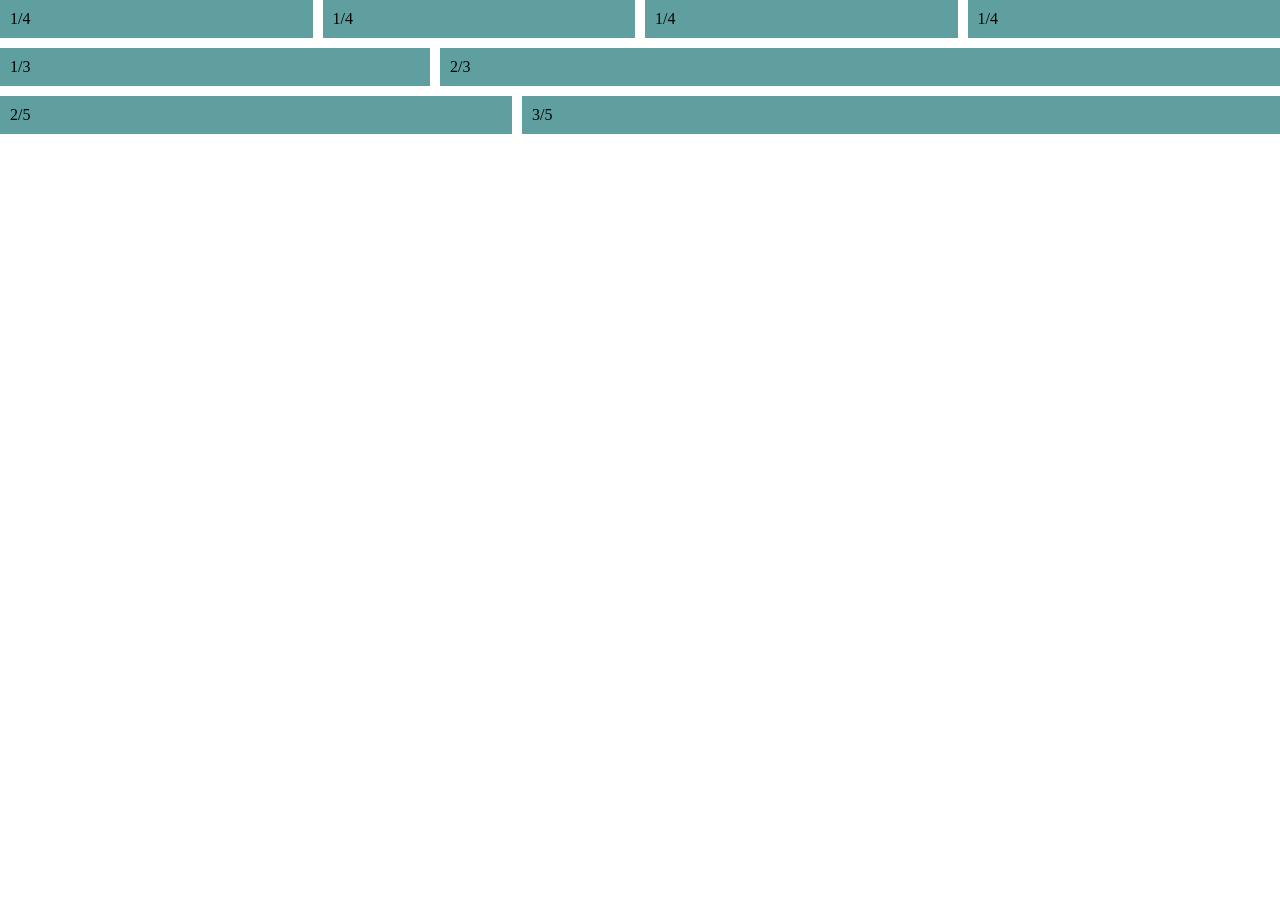
<file: Week_1/Day_3/Core/FLEX-ible Columns/index.html>
<!DOCTYPE html>
<html lang="en">
<head>
    <meta charset="UTF-8">
    <meta name="viewport" content="width=device-width, initial-scale=1.0">
    <title>Document</title>
    <link rel="stylesheet" href="style.css">
</head>
<body>
    <div class="container">
        <div class="row">
            <div class="col">1/4</div>
            <div class="col">1/4</div>
            <div class="col">1/4</div>
            <div class="col">1/4</div>
        </div>
        <div class="row">
            <div class="col">1/3</div> 
            <div class="col-2">2/3</div>
        </div>
        <div class="row">
            <div class="col-2">2/5</div>
            <div class="col-3">3/5</div>
        </div>
        
    </div>
</body>
</html>
</file>
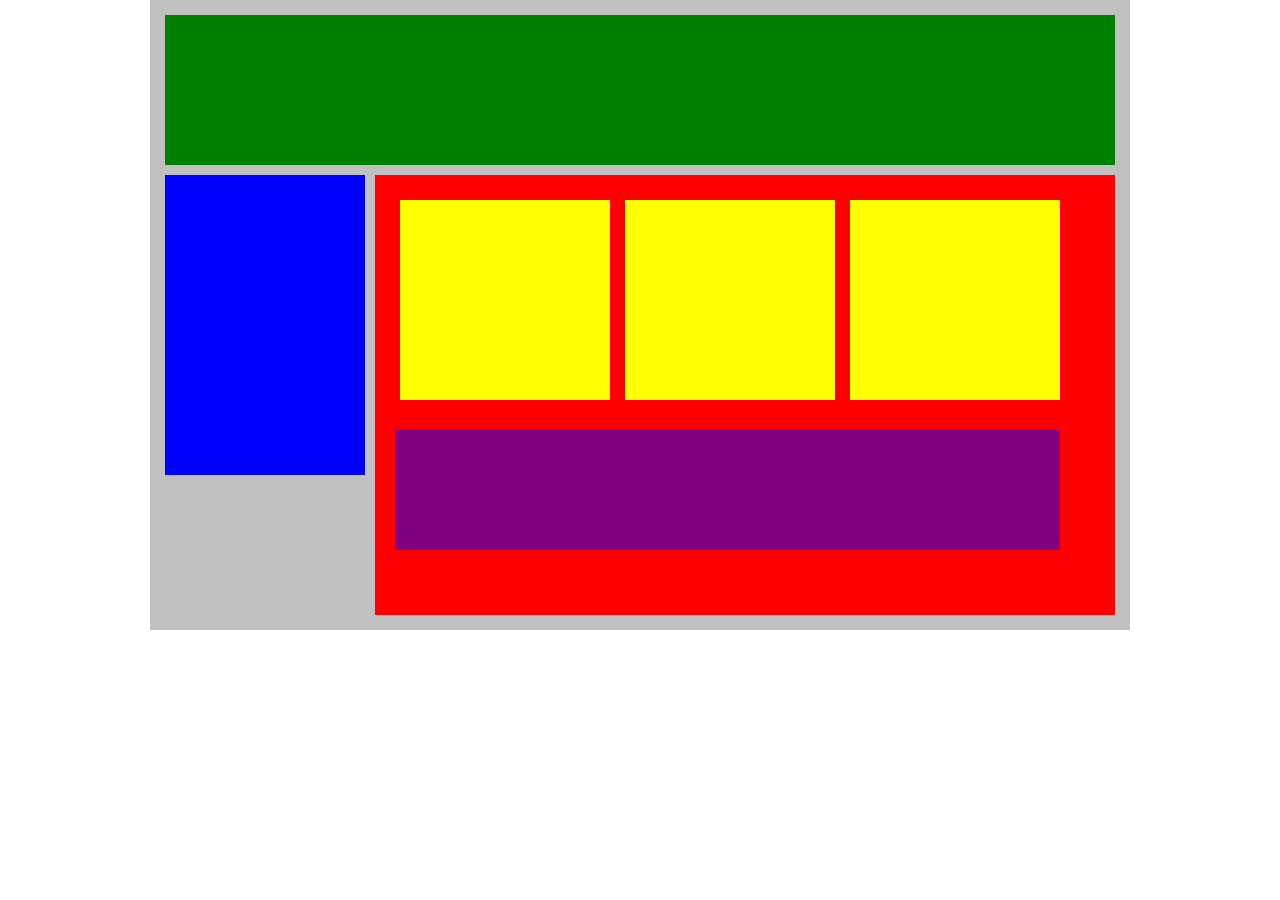
<file: Week_1/Day_3/Practice/FlexOurBlocks/index.html>
<!DOCTYPE html>
<html lang="en">
<head>
    <title>Position Practice</title>
    <link rel="stylesheet" type="text/css" href="style.css">
</head>
<body>
    <div class="container">
        <div class="top-nav"></div>
        <div class="row">
            <div class="side-nav"></div>
            <div class="main">
                <div class="row">
                    <div class="sub-content"></div>
                    <div class="sub-content"></div>
                    <div class="sub-content"></div>
                </div>
                <div id="advertisement"></div>
            </div>
        </div>
    </div>
</body>
</html>
</file>
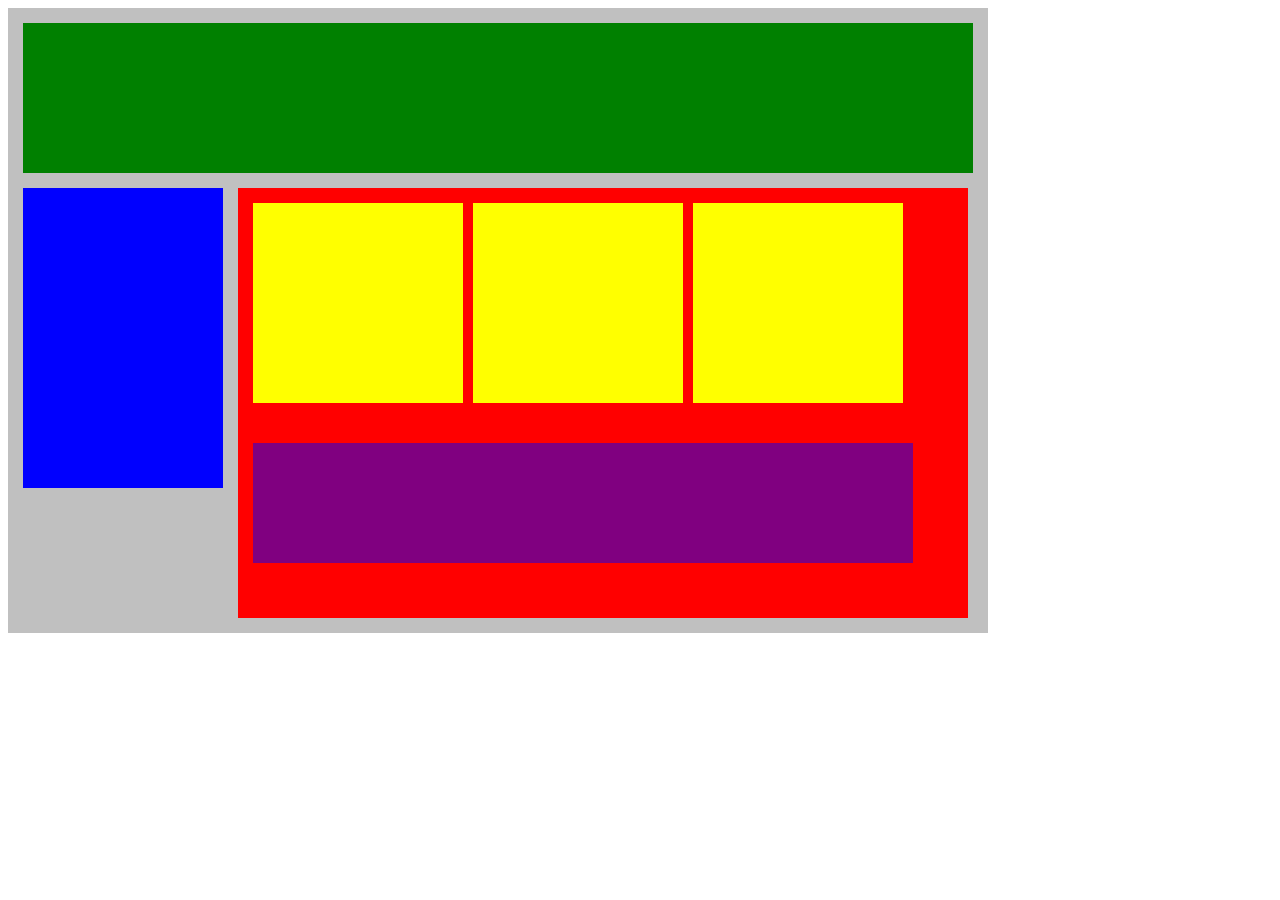
<file: Week_1/Day_4/Optional/Code/index.html>
<!DOCTYPE html>
<html lang="en">
<head>
    <meta charset="UTF-8">
    <meta name="viewport" content="width=device-width, initial-scale=1.0">
    <title>Code</title>
    <link rel="stylesheet" href="style.css">
</head>
<body>
    <div class="grey">
        <div class="green"></div>
        <div class="row">
            <div class="blue"></div>
            <div class="red">
                <div class="row">
                    <div class="yellow"></div>
                    <div class="yellow"></div>
                    <div class="yellow"></div>
                </div>
                <div class="purple">
                </div>
            </div>
        </div>
    </div>
</body>
</html>
</file>
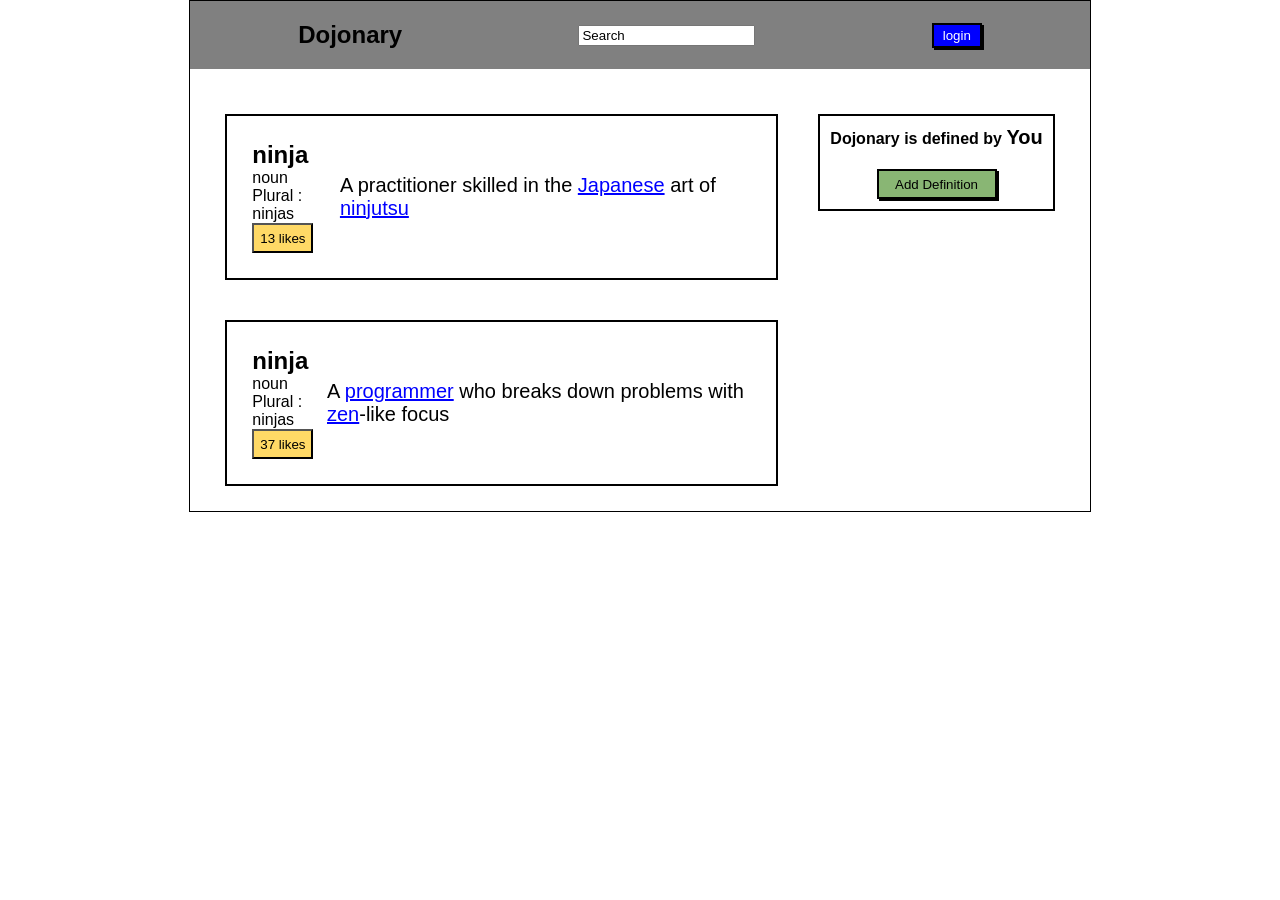
<file: Week_2/Day_1/Core/Button Clicker/index.html>
<!DOCTYPE html>
<html lang="en">
<head>
    <meta charset="UTF-8">
    <meta name="viewport" content="width=device-width, initial-scale=1.0">
    <title>Document</title>
    <link rel="stylesheet" href="style.css">
</head>
<body>
    <div class="container">
        <section class="nav">
            <h1>Dojonary</h1>
            <input type="text" value="Search">           
            <button onclick="loginlogout(this)" class="login-btn">login</button>
        </section>
        <section class="content">
            <div class="left-side">
                
                <div class="likes-div">
                    <div class="left-likes">
                        <h1>ninja</h1>
                        <p>noun</p>
                        <p>Plural : ninjas</p>
                        <button onclick="alertt()" class="likes-btn">13 likes</button>
                    </div>
                    <p class="right-likes">A practitioner skilled in the 
                        <span class="blue&underligned">Japanese</span> art of 
                        <span class="blue&underligned">ninjutsu</span>
                    </p>
                </div>
                <div class="likes-div">
                    <div class="left-likes">
                        <h1>ninja</h1>
                        <p>noun</p>
                        <p>Plural : ninjas</p>
                        <button onclick="alertt()" class="likes-btn">37 likes</button>
                    </div>
                    <p class="right-likes">A <span>programmer</span> who breaks down 
                        problems with <span>zen</span>-like focus
                    </p>
                </div>

            </div>



            <div class="right-side">
                <div class="box">
                    <h4>Dojonary is defined by <span>You</span></h4>
                    <button onclick="removebutton(this)">Add Definition</button>
                </div>
            </div>

        </section>
    </div>
</body>
<script src="script.js"></script>
</html>
</file>
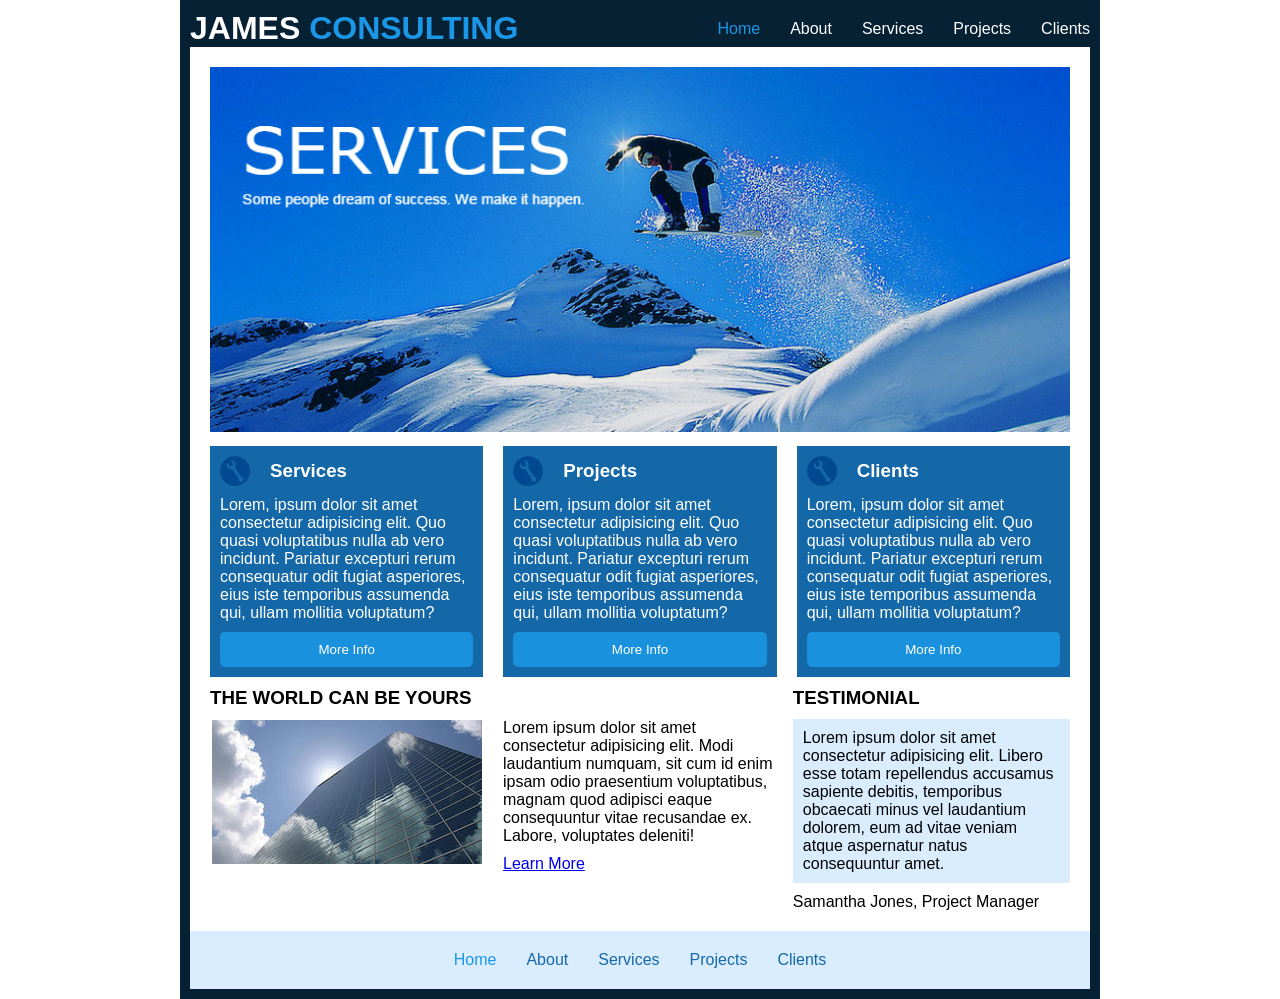
<file: Week_2/Day_1/Practice/Code review/index.html>
<!DOCTYPE html>
<html lang="en">
<head>
    <meta charset="UTF-8">
    <meta name="viewport" content="width=device-width, initial-scale=1.0">
    <title>Document</title>
    <link rel="stylesheet" href="style.css">
</head>
<body>
    <div class="container">
<!-- NavBar -->
        <div class="nav">
            <h1>JAMES <span>CONSULTING</span></h1>
            <ul>
                <li>Home</li>
                <li>About</li>
                <li>Services</li>
                <li>Projects</li>
                <li>Clients</li>
            </ul>
        </div>
<!-- End of NavBar -->
<!-- Main -->
        <div class="main">
            <div class="banner">
                <img src="./ressources/assets/main_img.png" alt="">
            </div>
            <!-- 3 Cards -->
            <div class="cards">
                <!-- first card -->
                <div class="card">
                    <div class="cardtitle">
                        <img src="./ressources/assets/icon.png" alt="icon">
                        <h3>Services</h3>
                    </div>
                    <p>Lorem, ipsum dolor sit amet consectetur adipisicing elit. Quo quasi voluptatibus nulla ab vero incidunt. Pariatur excepturi rerum consequatur odit fugiat asperiores, eius iste temporibus assumenda qui, ullam mollitia voluptatum?</p>
                    <button>More Info</button>
                </div>
                <!-- second card -->
                <div class="card">
                    <div class="cardtitle">
                        <img src="./ressources/assets/icon.png" alt="icon">
                        <h3>Projects</h3>
                    </div>
                    <p>Lorem, ipsum dolor sit amet consectetur adipisicing elit. Quo quasi voluptatibus nulla ab vero incidunt. Pariatur excepturi rerum consequatur odit fugiat asperiores, eius iste temporibus assumenda qui, ullam mollitia voluptatum?</p>
                    <button>More Info</button>
                </div>
                <!-- third card -->
                <div class="card">
                    <div class="cardtitle">
                        <img src="./ressources/assets/icon.png" alt="icon">
                        <h3>Clients</h3>
                    </div>
                    <p>Lorem, ipsum dolor sit amet consectetur adipisicing elit. Quo quasi voluptatibus nulla ab vero incidunt. Pariatur excepturi rerum consequatur odit fugiat asperiores, eius iste temporibus assumenda qui, ullam mollitia voluptatum?</p>
                    <button>More Info</button>
                </div>
                <!-- End of Card -->
            </div>
            <!-- 3 White Cards -->
            <div class="cards">
                <div class="whitecard">
                    <h3>THE WORLD CAN BE YOURS</h3>
                    <img src="./ressources/assets/building.png" alt="building">
                </div>
                <div class="whitecard">
                    <h3>&nbsp;</h3>
                    <p>Lorem ipsum dolor sit amet consectetur adipisicing elit. Modi laudantium numquam, sit cum id enim ipsam odio praesentium voluptatibus, magnam quod adipisci eaque consequuntur vitae recusandae ex. Labore, voluptates deleniti!</p>
                    <a href="#">Learn More</a>
                </div>
                <div class="whitecard">
                    <h3>TESTIMONIAL</h3>
                    <div>
                        <p>Lorem ipsum dolor sit amet consectetur adipisicing elit. Libero esse totam repellendus accusamus sapiente debitis, temporibus obcaecati minus vel laudantium dolorem, eum ad vitae veniam atque aspernatur natus consequuntur amet.</p>
                    </div>
                    <p>Samantha Jones, Project Manager</p>
                </div>
            </div>
<!-- End of main -->
        </div>
        <!-- Footer -->
        <div class="footer">
            <ul>
                <li>Home</li>
                <li>About</li>
                <li>Services</li>
                <li>Projects</li>
                <li>Clients</li>
            </ul>
        </div>
    </div>
    
</body>
</html>
</file>
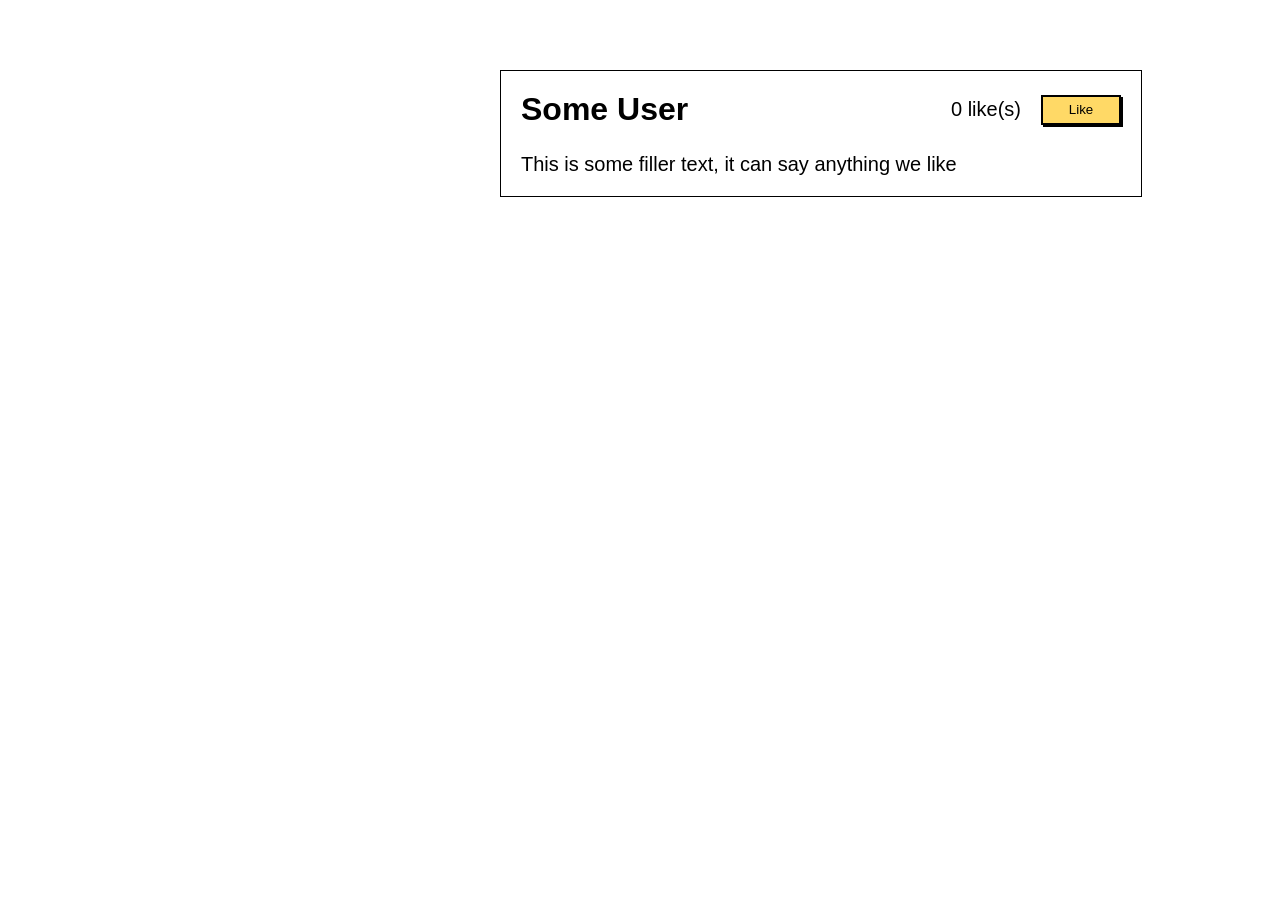
<file: Week_2/Day_2/Core/Liking Likes/index.html>
<!DOCTYPE html>
<html lang="en">
<head>
    <meta charset="UTF-8">
    <meta name="viewport" content="width=device-width, initial-scale=1.0">
    <title>Document</title>
    <link rel="stylesheet" href="style.css">
</head>
<body>
    <div class="container">
        <div id="space">
            <div class="box">
                <div class="headbox">
                    <h1>Some User</h1>
                    <div class="headlikes">
                        <p><span id="likes-nbr">0</span> like(s)</p>
                        <button onclick="likes()">Like</button>
                    </div>
                </div>
                <p>This is some filler text, it can say anything we like</p>
            </div>
        </div>
    </div>
</body>
<script src="script.js"></script>
</html>
</file>
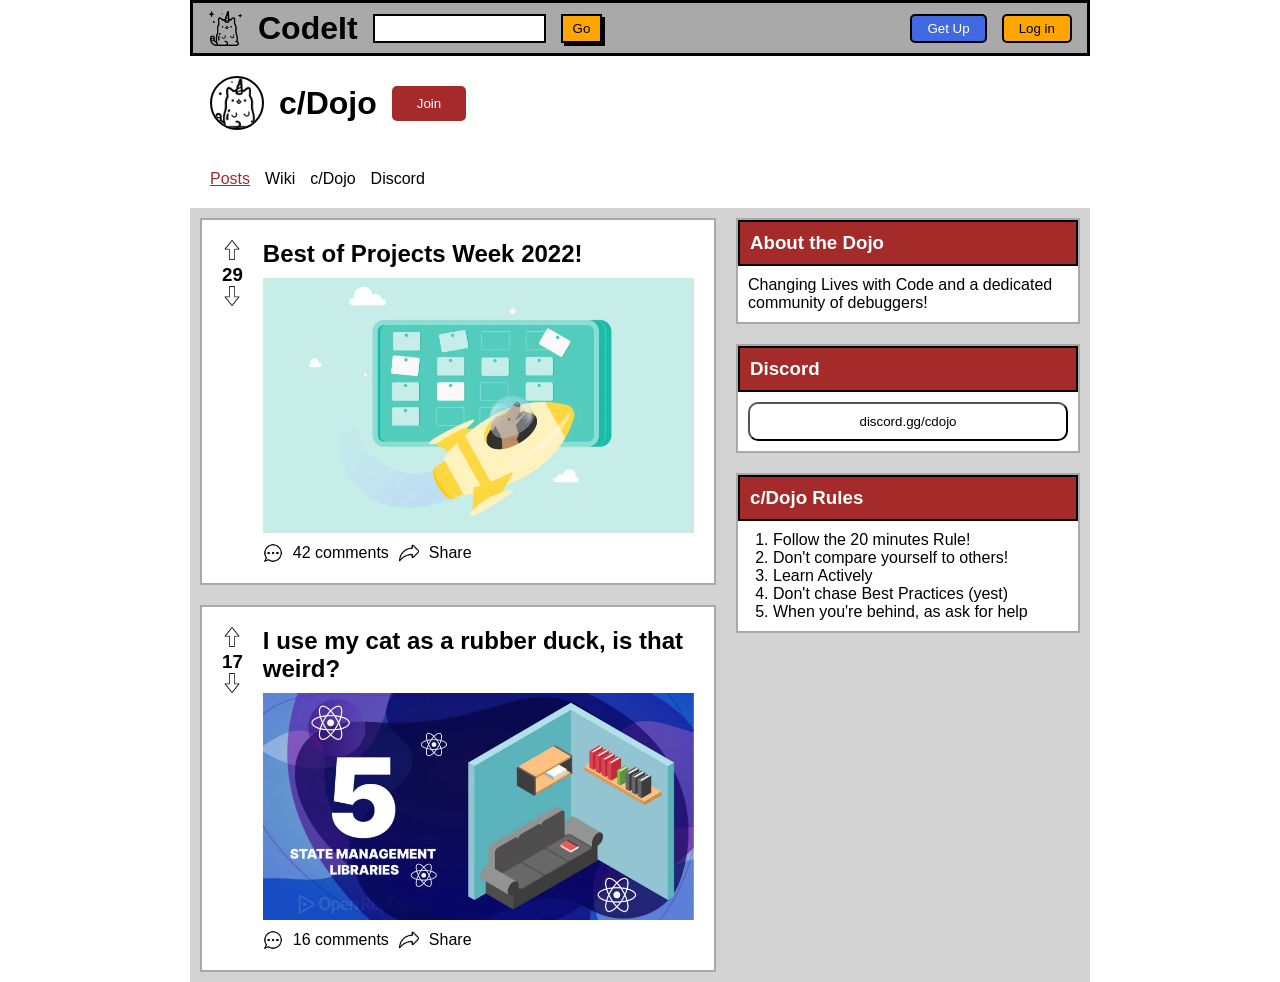
<file: Week_2/Day_2/Practice/code review/index.html>
<!DOCTYPE html>
<html lang="en">
<head>
    <meta charset="UTF-8">
    <meta name="viewport" content="width=device-width, initial-scale=1.0">
    <title>Document</title>
    <link rel="stylesheet" href="style.css">
</head>
<body>
    <!-- Container -->
    <div class="container">

        <!-- Navbar -->
        <div class="navbar">
            <div class="navleft">
                <img src="./images/cat.png" alt="cat">
                <h1>CodeIt</h1>
                <input id="search" type="text">
                <button onclick="find()">Go</button>
            </div>
            <div class="navright">
                <button>Get Up</button>
                <button>Log in</button>
            </div>
        </div>

        <!-- Subnav -->
        <div class="subnav">
            <img src="./images/cat.png" alt="cat">
            <h1>c/Dojo</h1>
            <button onclick="removeBotton(this)">Join</button>
        </div>

        <!-- Submenu -->
        <div class="submenu">
            <ul>
                <li>Posts</li>
                <li>Wiki</li>
                <li>c/Dojo</li>
                <li>Discord</li>
            </ul>
        </div>

        <!-- Main -->
        <div class="main">

            <!-- Main left -->
            <div class="mainleft">
                <div class="post">
                    <div class="votes">
                        <img onclick="increase('#num1')" src="./images/up-arrow.png" alt="up arrow">
                        <h3 id="num1">29</h3>
                        <img onclick="decrease('num1')" src="./images/down-arrow.png" alt="down arrow">
                    </div>
                    <div class="content">
                        <h2>Best of Projects Week 2022!</h2>
                        <img src="./images/image1.webp" alt="image1">
                        <div class="comments">
                            <img src="./images/chat.png" alt="chat">
                            <p>42 comments</p>
                            <img src="./images/share.png" alt="share">
                            <p>Share</p>
                        </div>
                    </div>
                </div>
                <div class="post">
                    <div class="votes">
                        <img onclick="increase('#num2')" src="./images/up-arrow.png" alt="up arrow">
                        <h3 id="num2">17</h3>
                        <img onclick="decrease('num2')" src="./images/down-arrow.png" alt="down arrow">
                    </div>
                    <div class="content">
                        <h2>I use my cat as a rubber duck, is that weird?</h2>
                        <img src="./images/image2.webp" alt="image1">
                        <div class="comments">
                            <img src="./images/chat.png" alt="chat">
                            <p>16 comments</p>
                            <img src="./images/share.png" alt="share">
                            <p>Share</p>
                        </div>                    
                    </div>
                </div>
            </div>

            <!-- Main right -->
            <div class="mainright">
                <div class="card">
                    <h3>About the Dojo</h3>
                    <p>Changing Lives with Code and a dedicated community of debuggers!</p>
                </div>
                <div class="card">
                    <h3>Discord</h3>
                    <button>discord.gg/cdojo</button>
                </div>
                <div class="card">
                    <h3>c/Dojo Rules</h3>
                    <ol>
                        <li>Follow the 20 minutes Rule!</li>
                        <li>Don't compare yourself to others!</li>
                        <li>Learn Actively</li>
                        <li>Don't chase Best Practices (yest)</li>
                        <li>When you're behind, as ask for help</li>
                    </ol>
                </div>
            </div>
        </div>
    </div>
</body>
<script src="script.js"></script>
</html>
</file>
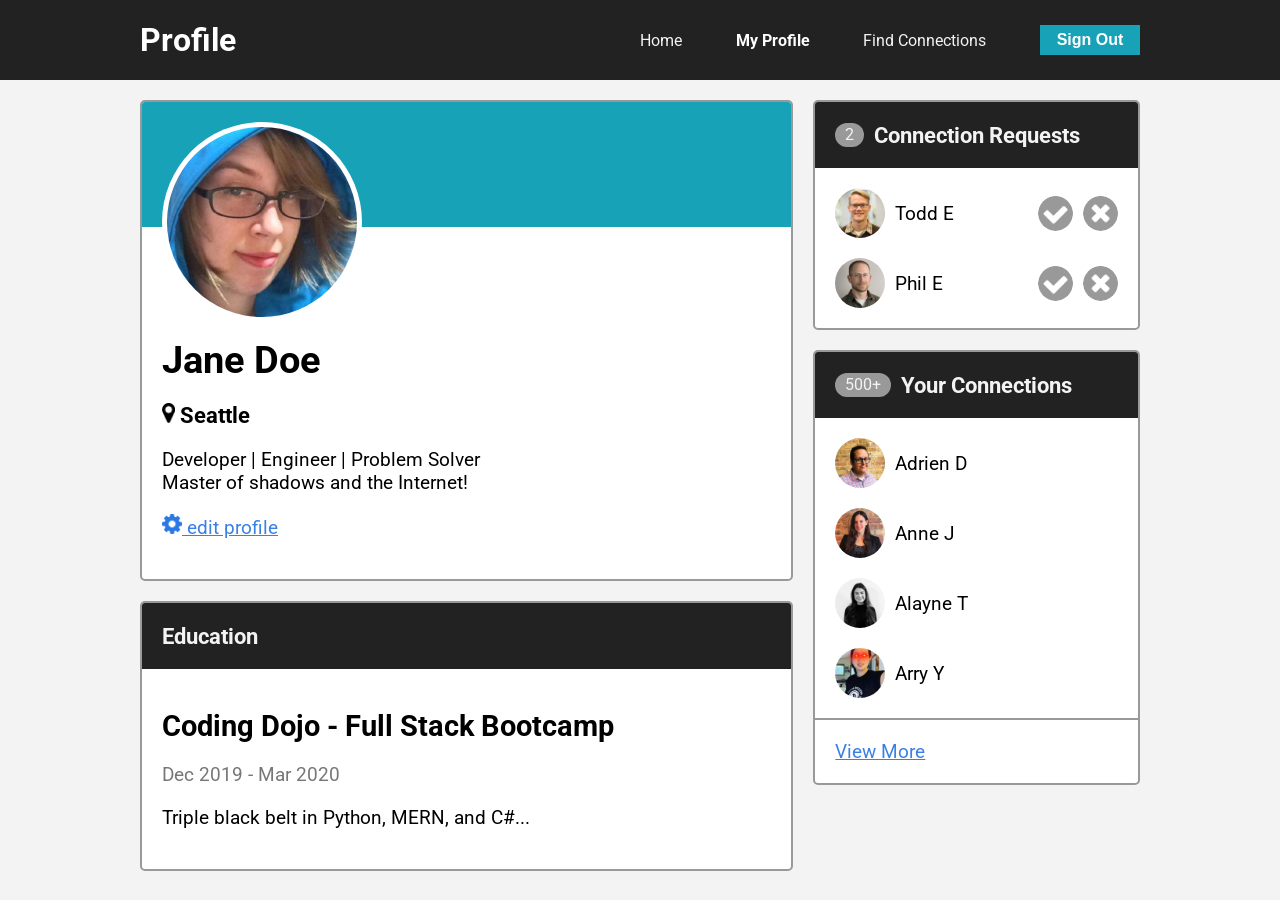
<file: Week_2/Day_2/Practice/Making Connections/index.html>
<!DOCTYPE html>
<html lang="en">
<head>
    <meta charset="UTF-8">
    <meta name="viewport" content="width=device-width, initial-scale=1.0">
    <title>Profile Page</title>
    <link rel="stylesheet" href="style.css">
    <link rel="preconnect" href="https://fonts.gstatic.com">
    <link href="https://fonts.googleapis.com/css2?family=Roboto&display=swap" rel="stylesheet">
</head>
<body>

    <!-- navbar -->
    <div class="nav">
        <div class="flex-container">
            <h1 class="nav-title">Profile</h1>
            <ul class="nav-links">
                <li><a href="#">Home</a></li>
                <li><a href="#" class="active">My Profile</a></li>
                <li><a href="#">Find Connections</a></li>
                <li><button class="btn">Sign Out</button></li>
            </ul>
        </div>
    </div>

    <!-- main -->
    <div class="flex-container main">

        <!-- 2/3 width column -->
        <div class="col-2">

            <!-- user info card -->
            <div class="card user-card">
                <div class="card-header">
                    <img src="images/jane-m.jpg" alt="jane" class="avatar-m">
                </div>
                <div class="card-body">
                    <h1 id="jane">Jane Doe</h1>
                    <h3><img src="icons/map-marker.png" alt="pin" class="icon-s"> Seattle</h3>
                    <p>Developer | Engineer | Problem Solver<br>
                    Master of shadows and the Internet!</p>
                    <p><a onclick="editProfile('#jane')" href="#"><img src="icons/gear.png" alt="gear" class="icon-s"> edit profile</a></p>
                </div>
            </div>

            <!-- user education card -->
            <div class="card">
                <div class="card-header">
                    <h3>Education</h3>
                </div>
                <div class="card-body">
                    <h2>Coding Dojo - Full Stack Bootcamp</h2>
                    <p class="dates">Dec 2019 - Mar 2020</p>
                    <p>Triple black belt in Python, MERN, and C#...</p>
                </div>
            </div>

        </div>

        <!-- 1/3 width column -->
        <div class="col-1">

            <!-- connection requests card -->
            <div class="card">
                <div class="card-header">
                    <span class="badge">2</span>
                    <h3>Connection Requests</h3>
                </div>
                <ul class="card-list">
                    <li id="todd" class="card-list-item">
                        <span>
                            <img src="images/todd-s.jpg" alt="todd" class="avatar-s">
                            Todd E
                        </span>
                        <span>
                            <img onclick="removeProfile('#todd')" src="icons/accept-circle.png" alt="accept" class="icon">
                            <img onclick="removeProfile('#todd')" src="icons/close-circle.png" alt="close" class="icon">
                        </span>
                    </li>
                    <li id="phil" class="card-list-item">
                        <span>
                            <img src="images/phil-s.jpg" alt="phil" class="avatar-s">
                            Phil E
                        </span>
                        <span>
                            <img onclick="removeProfile('#phil')" src="icons/accept-circle.png" alt="accept" class="icon">
                            <img onclick="removeProfile('#phil')" src="icons/close-circle.png" alt="close" class="icon">
                        </span>
                    </li>
                </ul>
            </div>

            <!-- your connections card -->
            <div class="card">
                <div class="card-header">
                    <span class="badge">500+</span>
                    <h3>Your Connections</h3>
                </div>
                <ul class="card-list">
                    <li class="card-list-item start">
                        <img src="images/adrien-s.jpg" alt="adrien" class="avatar-s">
                        Adrien D
                    </li>
                    <li class="card-list-item start">
                        <img src="images/anne-s.jpg" alt="anne" class="avatar-s">
                        Anne J
                    </li>
                    <li class="card-list-item start">
                        <img src="images/alayne-s.jpg" alt="alayne" class="avatar-s">
                        Alayne T
                    </li>
                    <li class="card-list-item start">
                        <img src="images/arry-s.jpg" alt="arry" class="avatar-s">
                        Arry Y
                    </li>
                </ul>
                <div class="card-footer">
                    <a href="#">View More</a>
                </div>
            </div>

        </div>
    </div>

    <script src="script.js"></script>
</body>
</html>
</file>
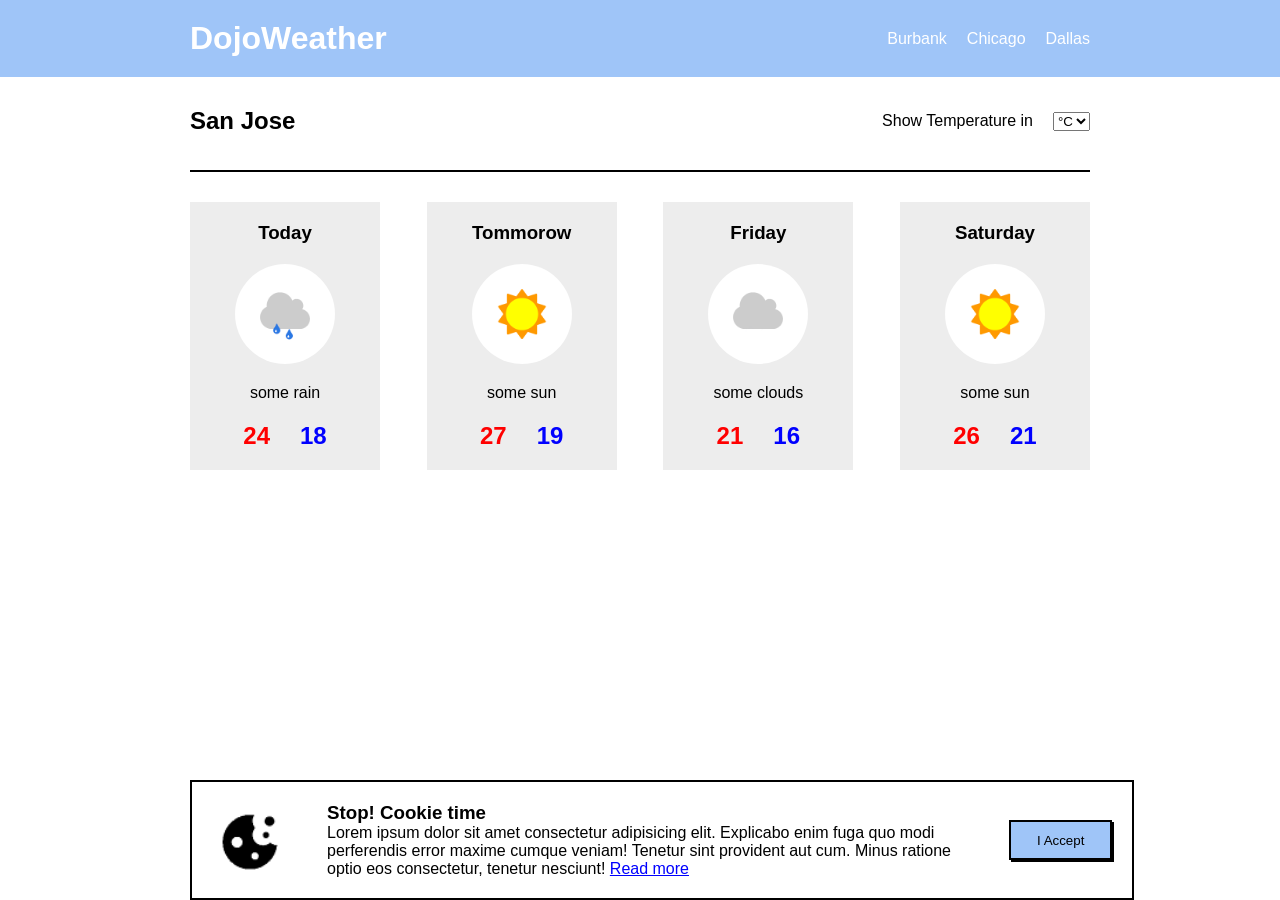
<file: Week_2/Day_2/Practice/Weather/index.html>
<!DOCTYPE html>
<html lang="en">
<head>
    <meta charset="UTF-8">
    <meta name="viewport" content="width=device-width, initial-scale=1.0">
    <title>Document</title>
    <link rel="stylesheet" href="style.css">
</head>
<body>
    <!-- Navbar -->
    <div class="bignav">
        <div class="navbar">
            <h1>DojoWeather</h1>
            <div class="rightnav">
                <ul>
                    <li onclick="changedCity()">Burbank</li>
                    <li onclick="changedCity()">Chicago</li>
                    <li onclick="changedCity()">Dallas</li>
                </ul>
            </div>
        </div>
    </div>
        
    <!-- Container -->
    <div class="container">

        

        <!-- Main -->
        <div class="main">

            <!-- Row -->
            <div class="row">
                <h2>San Jose</h2>
                <div class="temperature">
                    <p>Show Temperature in </p>
                    <select onchange="convert()" name="" id="">
                        <option value="">°C</option>
                        <option value="">°F</option>
                    </select>
                </div>
            </div>

            <hr id="hr">

            <!-- Cards -->
            <div class="cards">

                <!-- Card -->
                <div class="card">
                    <h3>Today</h3>
                    <img src="./Images/some_rain.png" alt="rain">
                    <p>some rain</p>
                    <div class="tempvalues">
                        <h2 id="f1">24</h2>
                        <h2 id="f2">18</h2>
                    </div>
                </div>    
                
                <div class="card">
                    <h3>Tommorow</h3>
                    <img src="./Images/some_sun.png" alt="sun">
                    <p>some sun</p>
                    <div class="tempvalues">
                        <h2 id="f3">27</h2>
                        <h2 id="f4">19</h2>
                    </div>
                </div> 

                <div class="card">
                    <h3>Friday</h3>
                    <img src="./Images/some_clouds.png" alt="clouds">
                    <p>some clouds</p>
                    <div class="tempvalues">
                        <h2 id="f5">21</h2>
                        <h2 id="f6">16</h2>
                    </div>
                </div> 

                <div class="card">
                    <h3>Saturday</h3>
                    <img src="./Images/some_sun.png" alt="sun">
                    <p>some sun</p>
                    <div class="tempvalues">
                        <h2 id="f7">26</h2>
                        <h2 id="f8">21</h2>
                    </div>
                </div>
            </div>
            <div class="cookies">
                <img src="./Images/cookie.png" alt="">
                <div class="cookie-title">
                    <h3>Stop! Cookie time</h3>
                    <p>Lorem ipsum dolor sit amet consectetur adipisicing elit. 
                    Explicabo enim fuga quo modi perferendis error maxime cumque veniam! 
                    Tenetur sint provident aut cum. Minus ratione optio eos consectetur, 
                    tenetur nesciunt! <span>Read more</span></p>
                </div>
                <button onclick="deleteCookies()">I Accept</button>
            </div>
        </div>
    </div>
    <script src="script.js"></script>
</body>
</html>
</file>
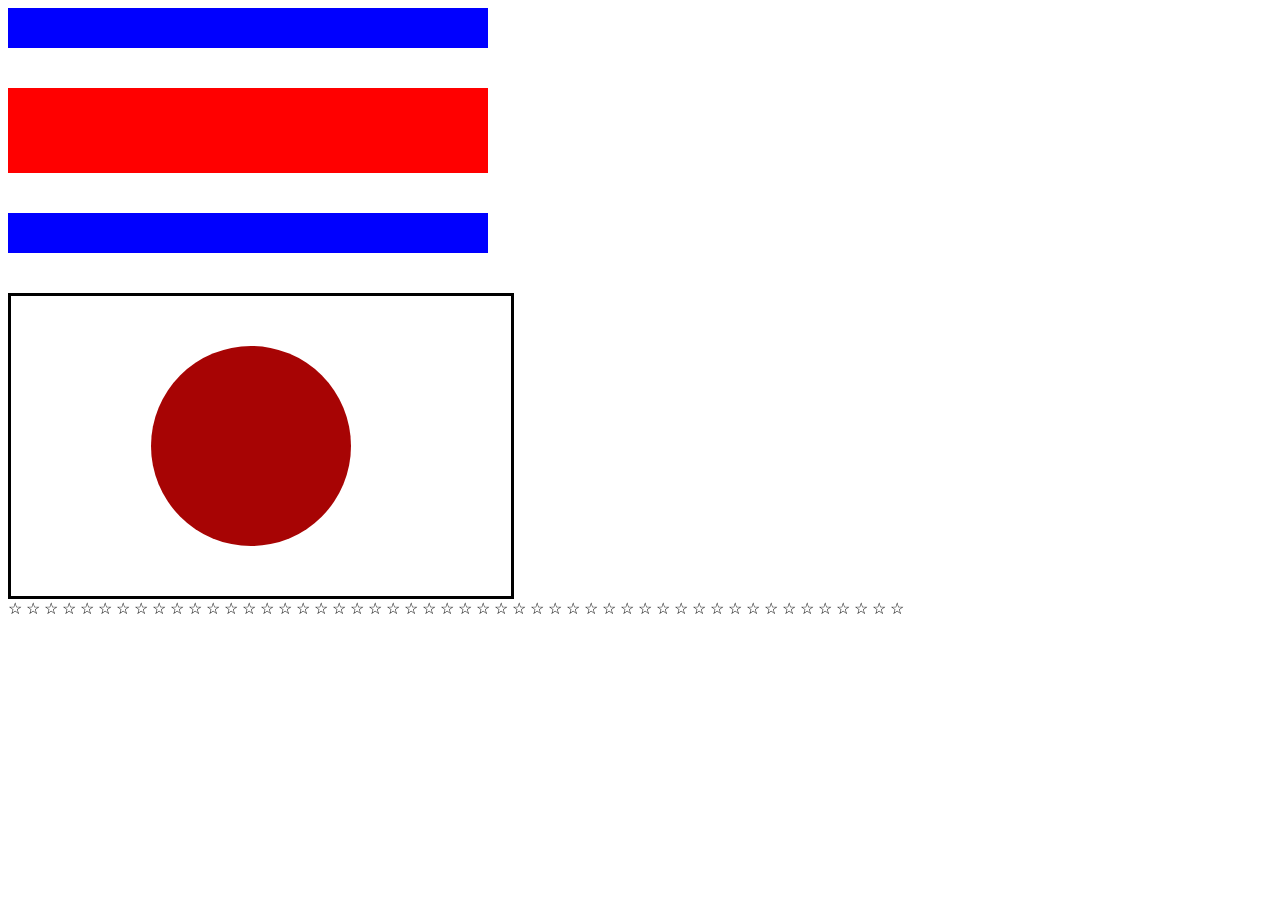
<file: Week_1/Day_2/flags.html>
<!DOCTYPE html>
<html lang="en">
<head>
    <meta charset="UTF-8">
    <meta name="viewport" content="width=device-width, initial-scale=1.0">
    <title>Document</title>
    <link rel="stylesheet" href="flags.css">
</head>
<body>
    <div class="container1">
        <div class="blue"></div>
        <div class="red"></div>
        <div class="blue"></div>
    </div>



    <div class="container">
        <div class="circle"></div>
    </div>
    


    <div>
        <div>
            ☆ ☆ ☆ ☆ ☆ ☆
             ☆ ☆ ☆ ☆ ☆ 
            ☆ ☆ ☆ ☆ ☆ ☆
             ☆ ☆ ☆ ☆ ☆ 
            ☆ ☆ ☆ ☆ ☆ ☆
             ☆ ☆ ☆ ☆ ☆ 
            ☆ ☆ ☆ ☆ ☆ ☆
             ☆ ☆ ☆ ☆ ☆ 
            ☆ ☆ ☆ ☆ ☆ ☆

        </div>
        <div class="red2"></div>
        <div class="red2"></div>
        <div class="red2"></div>
        <div class="red2"></div>
        </div>
    </div>
</body>
</html>
</file>
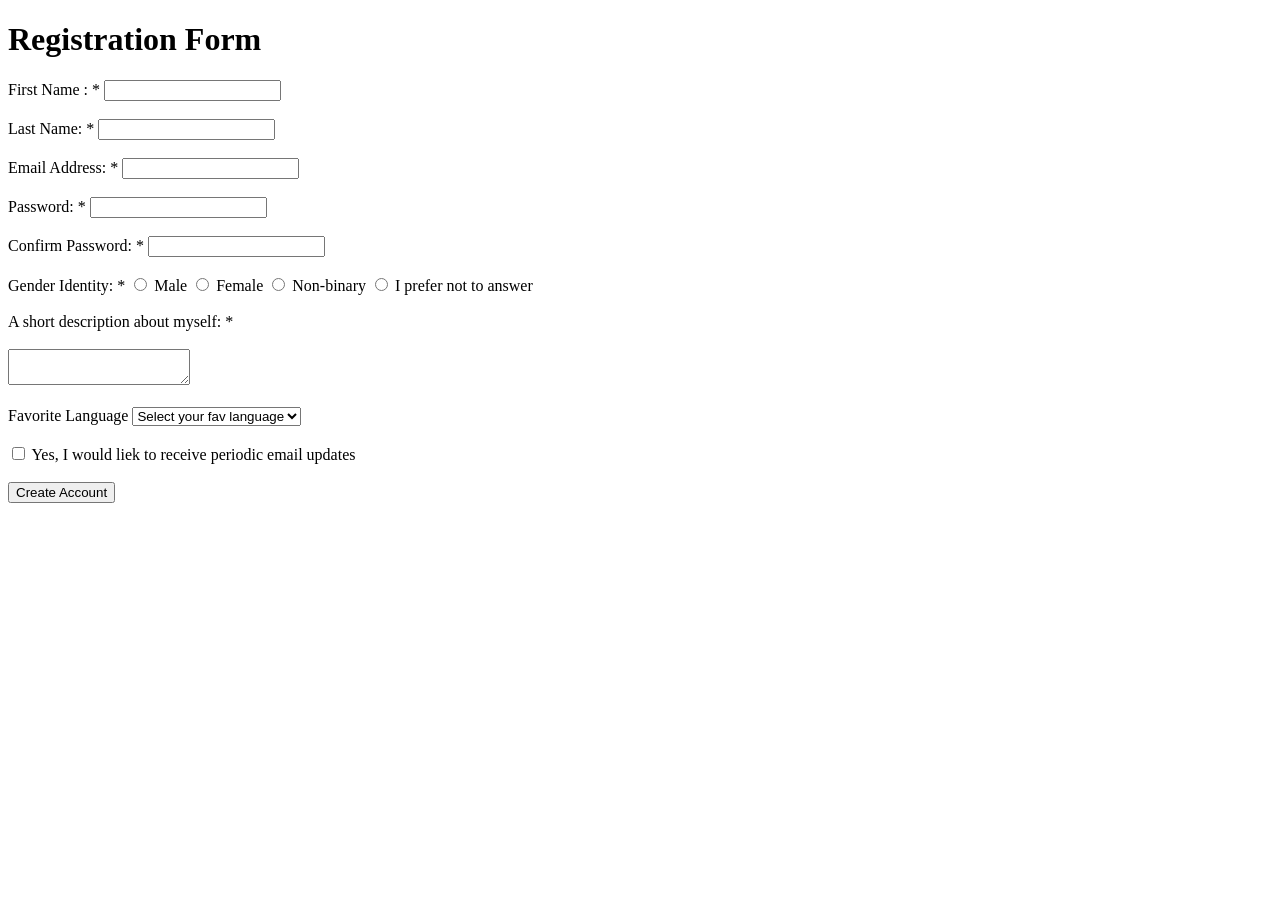
<file: Week_1/Day_1/Core/RegistrationForm.html>
<!DOCTYPE html>
<html lang="en">
<head>
    <meta charset="UTF-8">
    <meta name="viewport" content="width=device-width, initial-scale=1.0">
    <title>Document</title>
</head>
<body>
    <div>
        <h1>Registration Form</h1>
        <form action="">
            <div>
                <label for="">First Name : *</label>
                <input type="text">
            </div>
            <br>
            <div>
                <label for="">Last Name: *</label>
                <input type="text">
            </div>
            <br>
            <div>
                <label for="">Email Address: *</label>
                <input type="text">
            </div>
            <br>
            <div>
                <label for="">Password: *</label>
                <input type="password">
            </div>
            <br>
            <div>
                <label for="">Confirm Password: *</label>
                <input type="password">
            </div>
            <br>
            <div>
                <label>Gender Identity: *</label>
                <label>
                    <input type="radio" value="male"> Male
                </label>
                <label>
                    <input type="radio" value="female"> Female
                </label>
                <label>
                    <input type="radio" value="Non-binary"> Non-binary
                </label>
                <label>
                    <input type="radio" value="Other"> I prefer not to answer
                </label>
            </div>
            <br>
            <div>
                <label>A short description about myself: *</label>
                <br>
                <br>
                <div><textarea></textarea></div>
            </div>
            <br>
            <div>
                <label for="">Favorite Language</label>
                <select>
                    <option value="">Select your fav language</option>
                    <option value="">Python</option>
                    <option value="">React</option>
                    <option value="">JavaScript</option>
                </select>
            </div>
            <br>
            <div>
                <input type="checkbox">
                <label>Yes, I would liek to receive periodic email updates</label>
            </div>
            <br>
            <div>
                <input type="submit" value="Create Account">
            </div>
        </form>
    </div>
</body>
</html>
</file>
<file: Week_1/Day_3/Core/FLEX-ible Columns/style.css>
*{
    margin : 0px;
}

.row {
    display: flex;
    justify-content: space-between;
    gap : 10px;
    margin-bottom : 10px; 
}

.col{
    background-color: #5F9FA0;
    padding: 10px;
    flex: 1;
}
.col-2{
    background-color: #5F9FA0;
    padding: 10px;
    flex: 2;
}

.col-3{
    background-color: #5F9FA0;
    padding: 10px;
    flex: 3;
}
</file>
<file: Week_1/Day_3/Practice/FlexOurBlocks/style.css>
*{
    margin: 0;
    padding: 0;
}

.container{
    width: 950px;
    background-color: silver;
    margin: 0px auto;
    padding: 15px;
    
}
.top-nav {
    height: 150px;
    background-color: green;
    margin-bottom: 10px;
    
}
.side-nav {
    height: 300px;
    width: 200px;
    background-color : blue;
    margin-right: 10px;

}
.main {
    height: 400px;
    width: 700px;
    background-color: red;
    padding: 20px;
    
}
.sub-content {
    height: 200px;
    width: 210px;
    background-color: yellow;
    margin: 5px;
    margin-right: 10px;
}
#advertisement {
    height: 120px;
    width: 660px;
    background-color: purple;
    margin-top: 25px;
    padding-right: 5px;

}
.row {
    /* TODO - what should go here? */
    display: flex;
    
}
</file>
<file: Week_1/Day_4/Optional/Code/style.css>
.grey{
    width: 950px;
    background-color: #C0C0C0;
    padding: 15px;
}

.green {
    background-color: #008000;
    height: 150px;
    margin-bottom: 15px;
}

.blue {
    background-color: blue;
    height: 300px;
    width: 200px;
    /* display: inline-block; */
    margin-right: 15px;
}

.red {
    background-color: red;
    height: 400px;
    width: 700px;
    /* display: inline-block; */
    vertical-align: top;
    padding: 15px;
}

.yellow {
    background-color: yellow;
    height: 200px;
    width: 210px;
    /* display: inline-block; */
    margin-right: 10px;
}

.purple {
    background-color: purple;
    height: 120px;
    width: 660px;
    margin-top: 40px;
}

.row{
    display: flex;
}
</file>
<file: Week_2/Day_1/Core/Button Clicker/style.css>
*{
    margin: 0 auto;
    font-family: "Poppins", sans-serif;
}

.container {
    width: 900px;
    border : 1px solid black
}

.nav {
    display: flex;
    justify-content: space-around;
    align-items: center;
    padding: 20px;
    margin-bottom: 20px;
    background-color: grey;
}

.login-btn{
    background-color: blue;
    color: white;
    border : 2px solid black;
    box-shadow: 2px 2px black;
    width: 50px;
    height: 25px;
}

.content {
    display: flex;
    padding: 25px;
    gap: 20px;
}

.left-side{
    width: 65%;
    display: flex;
    flex-direction: column;
    gap: 40px;
}

.likes-div{
    display: flex;
    border : 2px solid black;
    padding: 25px;
    align-items: center;
}

.likes-div p span{
    color: blue;
    text-decoration: underline;
}

.likes-btn {
    background-color: #FFD966 ;
    height: 30px;
}

.right-likes {
    font-size: 20px;
}

.right-side button {
    height: 30px;
    width: 120px;
    background-color: #89B674;
    border : 2px solid black;
    box-shadow: 2px 2px black;
}

.box {
    padding: 10px;
    border : 2px solid black;
    display: flex;
    flex-direction: column;
    gap: 20px;
}

.box span {
    font-size: 20px;
}
</file>
<file: Week_2/Day_1/Practice/Code review/style.css>
*{
    margin: 0;
    padding: 0;
    font-family: sans-serif;
}

.container {
    margin: 0 auto;
    width: 900px;
    background-color: #062134;
    padding: 10px;
}

.nav{
    display: flex;
    justify-content: space-between;
    color: white;
    align-items: center;
}

.nav ul {
    display: flex;
    align-items: center;
    list-style-type: none;
    gap: 30px;
}

.nav h1 span {
    color : #1a97e6
}

.nav ul li:first-child {
    color : #1a97e6
}

.main {
    padding: 20px;
    background-color: white;
    display: flex;
    flex-direction: column;
    gap: 10px;
}

.banner img{
    width: 100%;
}

.cards{
    display: flex;
    gap: 20px;
}

.cardtitle {
    display: flex;
    gap: 20px;
    align-items: center;
}

.cardtitle img{
    width: 30px;
}

.card {
    background-color: #1468a8;
    color: white;
    display: flex;
    flex-direction: column;
    gap: 10px;
    padding : 10px;
}

.card button {
    background-color: #1991dc ;
    color: white;
    border: none;
    border-radius: 5px;
    padding: 10px 20px;
}

.whitecard {
    display: flex;
    flex-direction: column;
    gap: 10px;
}

.whitecard div{
    background-color: #daedff;
    padding: 10px;
}

.footer {
    background-color: #daedff;
}

.footer ul {
    display: flex;
    align-items: center;
    justify-content: center;
    gap: 30px;
    list-style-type: none;
    padding: 20px 50px;
    color: #1468a8;
}

.footer ul li:first-child {
    color: #1a97e6;
}
</file>
<file: Week_2/Day_2/Core/Liking Likes/style.css>
* {
    margin: 0;
    padding: 0;
    font-family: sans-serif;
}

.container {
    width: 900px;
}

#space {
    margin: 70px 500px;
}

.container2{
    width: 900px;
    margin: auto ;
    display: flex;
    flex-direction: column;
    gap: 30px;
}

.nav{
    background-color: black !important;
    padding: 20px;
    color: white;
}

#yourfeed{
    text-align: center;
}

.main{
    display: flex;
    justify-content: space-between;
}

.profile{
    border: 1px solid black;
    padding: 30px;
    display: flex;
    flex-direction: column;
    align-items: center;
    gap: 30px;
}

.profile img {
    width: 100px;
    height: 100px;
}

.profile p {
    text-decoration: underline;
    color: rgb(83, 83, 202);
}

.boxes {
    display: flex;
    flex-direction: column;
    gap: 30px;
}

.box {
    width: 600px;
    padding: 20px;
    border: 1px solid black;
    display: flex;
    flex-direction: column;
    gap: 25px;
}

.box p {
    font-size: 20px;
}

.headbox {
    display: flex;
    justify-content: space-between;
    align-items: center;
}

.headlikes{
    display: flex;
    align-items: center;
    gap: 20px;
}

.headlikes button {
    background-color: #FFD966 ;
    border: 2px solid black ;
    box-shadow: 2px 2px black;
    height: 30px;
    width: 80px;
}
</file>
<file: Week_2/Day_2/Practice/code review/style.css>
*{
    margin: 0;
    padding: 0;
    font-family: sans-serif;
}

.container {
    width: 900px;
    margin: 0 auto;
}

.navbar {
    background-color: darkgrey;
    border: 3px solid black;
    height: 50px;
    display: flex;
    align-items: center;
    justify-content: space-between;
    padding: 0 15px;
}

.navleft, .navright {
    display: flex;
    align-items: center;
    gap: 15px;
}

.navleft img {
    width: 35px;
}

.navleft input {
    border: 2px solid black;
    height: 25px;
}

.navleft button {
    background-color: orange;
    border: 2px solid black;
    box-shadow: 3px 3px black;
    padding: 5px 10px;
}

.navright button {
    background-color: orange;
    border: 2px solid black;
    border-radius: 5px;
    padding: 5px 15px;
}

.navright button:first-child {
    background-color: royalblue;
    color: white;
}

.subnav {
    display: flex;
    align-items: center;
    gap: 15px;
    padding: 20px;
}

.subnav img{
    width: 50px;
    border: 2px solid black;
    border-radius: 50%;
}

.subnav button {
    background-color: brown;
    color: white;
    border: none;
    padding: 10px 25px;
    border-radius: 5px;
}

.submenu ul{
    display: flex;
    align-items: center;
    gap: 15px;
    list-style: none;
    padding: 20px;
}

.submenu ul li:first-child{
    color: brown;
    text-decoration: underline;
}

.main{
    display: flex;
    background-color: lightgray;
    padding: 10px;
    gap: 20px;
}

.mainleft {
    flex: 3;
    display: flex;
    flex-direction: column;
    gap: 20px;
}

.post {
    background-color: white;
    border: 2px solid darkgray;
    padding: 20px;
    display: flex;
    gap: 20px;
}

.votes img, .comments img {
    width: 20px;
}

img {
    width: 100%;
}

.content {
    display: flex;
    flex-direction: column;
    gap: 10px;
}

.comments {
    display: flex;
    align-items: center;
    gap: 10px;
}

.mainright {
    flex: 2;
    display: flex;
    flex-direction: column;
    gap: 20px;
}

.card {
    background-color: white;
    border: 2px solid darkgray;
    display: flex;
    flex-direction: column;
}

.card h3 {
    background-color: brown;
    color: white;
    padding: 10px;
    border: 2px solid black;
}

.card p {
    padding: 10px;
}

.card button {
    background-color: white;
    border-radius: 10px;
    padding: 10px;
    margin: 10px;
}

.card ol {
    padding: 10px 10px 10px 35px;
    
}
</file>
<file: Week_2/Day_2/Practice/Making Connections/style.css>
/* CSS Reset */

* {
    margin: 0;
    padding: 0;
}

/* styles to apply to body */

body {
    background-color: #f3f3f3;
    font-family: 'Roboto', sans-serif;
}

.flex-container {
    width: 1000px;
    margin: 0 auto;
}

.flex-container, .nav-links, .nav {
    display: flex;
    justify-content: space-between;
    align-items: center;
}

.nav {
    height: 80px;
    background-color: #222;
    color: #fff;
    margin-bottom: 20px;
}

.nav-links {
    width: 50%;
    list-style-type: none;
    align-items: center;
}

.nav-links a {
    color: #f3f3f3;
    text-decoration: none;
}

.nav-links a.active {
    color: #fff;
    font-weight: bold;
}

.btn {
    height: 30px;
    width: 100px;
    color: #fff;
    background-color: #17a2b8;
    border: none;
    font-size: 1rem;
    font-weight: bold;
}

.flex-container.main {
    align-items: flex-start;
}

.col-2 {
    flex: 2;
    margin-right: 20px;
}

.col-1 {
    flex: 1;
}

.card {
    background-color: #fff;
    border: 2px solid #999;
    margin-bottom: 20px;
    border-radius: 5px;
    font-size: 1.2rem;
    overflow: hidden;
}


.card-header {
    padding: 20px;
    background-color: #222;
    color: #f3f3f3;
}

.card-header {
    display: flex;
    align-items: center;
}

.card-body {
    padding: 20px;
}

.card-body h1, 
.card-body h2,
.card-body h3,
.card-body p {
    margin: 20px 0px;
}

.user-card .card-header {
    background-color: #17a2b8;
    height: 85px;
    margin-bottom: 70px;
    display: block;
}

.card-footer {
    border-top: 2px solid #999;
    display: flex;
    align-items: center;
    padding: 20px;
}

.avatar-m {
    border-radius: 50%;
    background-color: #fff;
    height: 190px;
    padding: 5px;
}

.icon-s {
    height: 20px;
}

a {
    color: #3a81e6;
}

.dates {
    color: #777;
}

.card-list {
    padding: 0 20px;
    padding-top: 20px;
    list-style-type: none;
}

.card-list-item, 
.card-list-item > * {
    display: flex;
    align-items: center;
}

.card-list-item {
    margin-bottom: 20px;
    justify-content: space-between;
}

.card-list-item.start {
    justify-content: flex-start;
}

.avatar-s, .icon {
    height: 50px;
    border-radius: 50%;
    margin-right: 10px;
}

.icon {
    height: 35px;
}

.icon, .btn {
    cursor: pointer;
}

.icon:last-child {
    margin-right: 0;
}

.badge {
    font-size: 1rem;
    height: 24px;
    line-height: 24px;
    padding: 0 10px;
    background-color: #999;
    border-radius: 12px;
    margin-right: 10px;
}
</file>
<file: Week_2/Day_2/Practice/Weather/style.css>
*{
    margin: 0;
    padding: 0;
    font-family:  sans-serif;
}

.container {
    width: 900px;
    margin: 0 auto;
}

.main{
    display: flex;
    flex-direction: column;
    gap: 30px;
}

.bignav {
    background-color: #9FC5F8;
}

.navbar {
    width: 900px;
    margin: 0 auto;
    padding: 20px ;
    display: flex;
    align-items: center;
    justify-content: space-between ;
    color: white;
    margin-bottom: 20px;
}

.rightnav ul {
    display: flex;
    align-items: center;
    gap: 20px;
    list-style : none ;
}

.row{
    display: flex;
    align-items: center;
    justify-content: space-between;
    padding: 10px 0 5px 0px ;
}

.temperature {
    display: flex;
    gap: 20px;    
}

#hr {
    border: none; 
    height: 2px; 
    background-color: black;
}

.cards {
    display: flex;
    justify-content: space-between;
}

.card {
    background-color: hsl(0, 0%, 93%);
    padding : 20px 45px;
    display: flex;
    align-items: center;
    flex-direction: column;
    gap: 20px;
}

img {
    width: 100px;
    height: 100px;
    border-radius: 50%;
}

.tempvalues {
    display: flex;
    gap: 30px;
}

.tempvalues h2 {
    color: blue;
}

.tempvalues h2:first-child {
    color: red;
}

.cookies {
    padding: 20px;
    width: 900px;
    display: flex;
    align-items: center;
    border: 2px solid black;
    gap: 40px;
    position: fixed;
    bottom: 0;
    margin: 0 auto;
}

.cookies img {
    width: 75px;
    height: 75px;
    border-radius: 50%;
}

.cookie-title span{
    color: blue;
    text-decoration: underline;
}

.cookies button {
    background-color: #9FC5F8;
    border: 2px solid black;
    box-shadow: 2px 2px black;
    width: 250px;
    height: 40px;
}
</file>
<file: Week_1/Day_2/flags.css>
.container{
    width: 500px;
    height: 300px;
    border: black solid;
}
.container1{
    width: 38%;
}

.blue {
    background-color: blue;
    height: 40px;
    margin-bottom: 40px;
}
.red {
    background-color: red;
    margin-bottom: 40px ;
    height: 85px;
}

.circle {
    background-color: rgb(167, 4, 4);
    height: 200px;
    width: 200px;
    border-radius: 50%;
    margin: 50px;
    margin-left: 140px;
}
</file>
